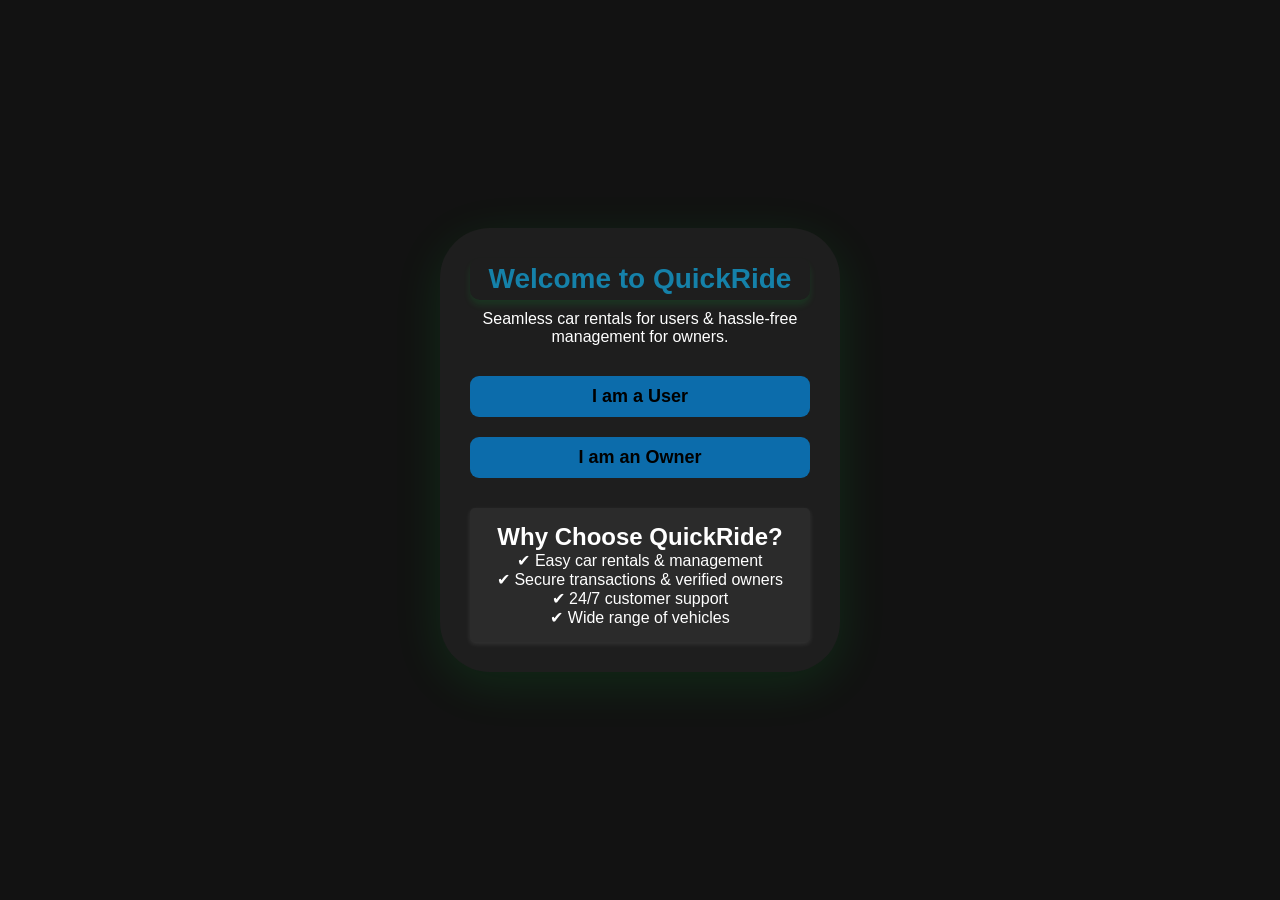
<file: DBMS_Project/LandingPage/landing.html>
<!DOCTYPE html>
<html lang="en">
<head>
    <meta charset="UTF-8">
    <meta name="viewport" content="width=device-width, initial-scale=1.0">
    <title>QuickRide - Car Rental System</title>
    <link rel="stylesheet" href="landing.css">

</head>
<body>

    <div class="container">
        <h1>Welcome to QuickRide</h1>
        <p>Seamless car rentals for users & hassle-free management for owners.</p>

        <div class="role-selection">
            <button id="userBtn" class="role-btn" >I am a User</button>
            <button id="ownerBtn" class="role-btn">I am an Owner</button>

        </div>
        <div class="info-section">
            <h2>Why Choose QuickRide?</h2>
            <p>
                ✔ Easy car rentals & management<br>
               ✔ Secure transactions & verified owners<br>
               ✔ 24/7 customer support<br>
               ✔ Wide range of vehicles</p>
        </div>
    </div>

    <script src="landing.js"></script>

</body>
</html>
</file>
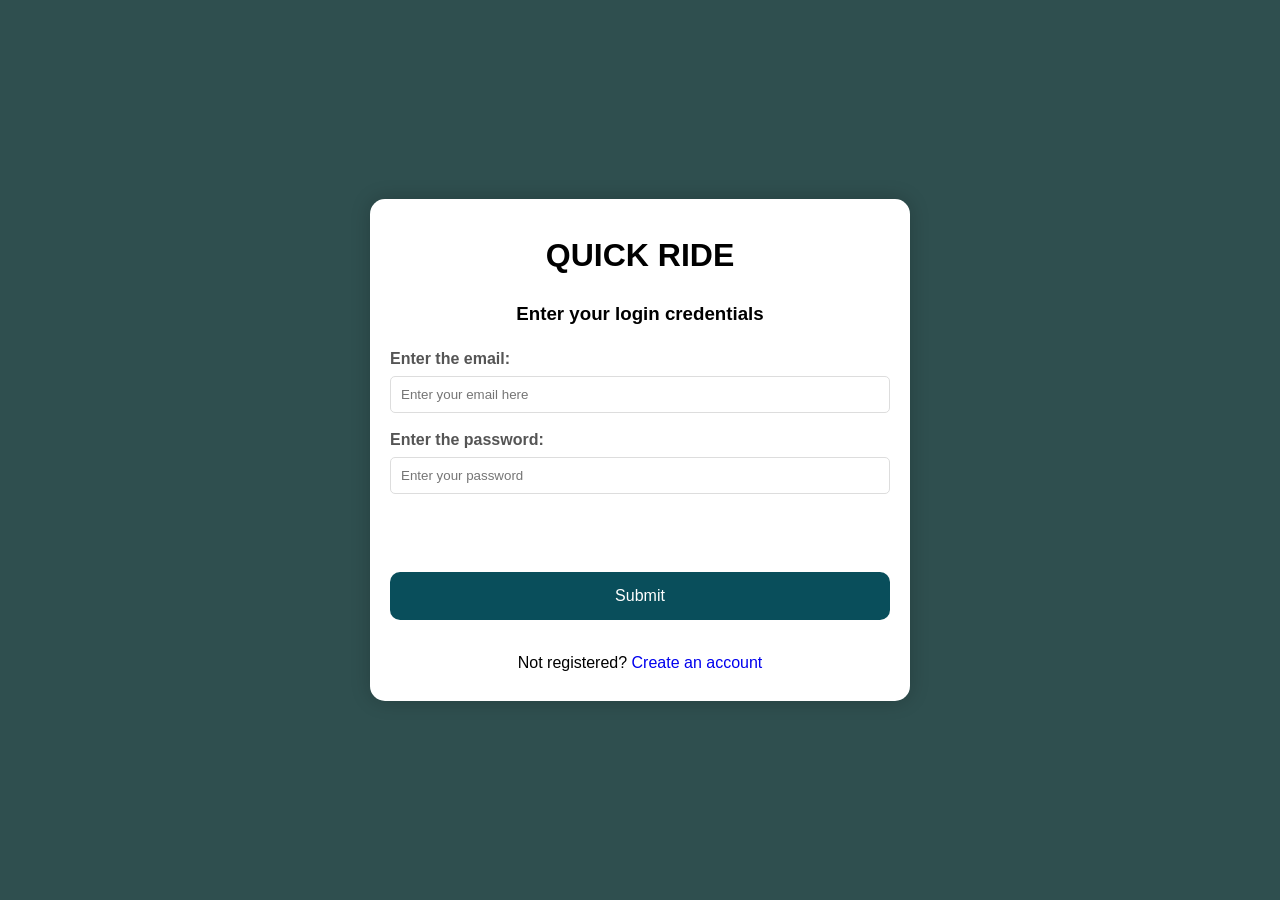
<file: DBMS_Project/Login/login.html>
<!DOCTYPE html>
<html>

<head>
    <title>HTML Login Form</title>
    <link rel="stylesheet" href="login.css">
</head>

<body>
    <div class="main">
        <h1>QUICK RIDE </h1>
        <h3>Enter your login credentials</h3>

        <form action="">
           
            <form>
                <label for="email">Enter the email: </label>
                <input type="text" id="email" placeholder="Enter your email here ">
                <label for="password "> Enter the password: </label>
                <input type="text" id="password " placeholder = "Enter your password" >
                <br/>
                <br/>
                <div class="wrap">
                    <button type="submit">
                        Submit
                    </button>
                </div>
        </form>
        
        <p >Not registered?
            <a href="../Signup/signup.html" style="text-decoration: none;">
                Create an account
            </a>
        </p>
    </div>
</body>

</html>
</file>
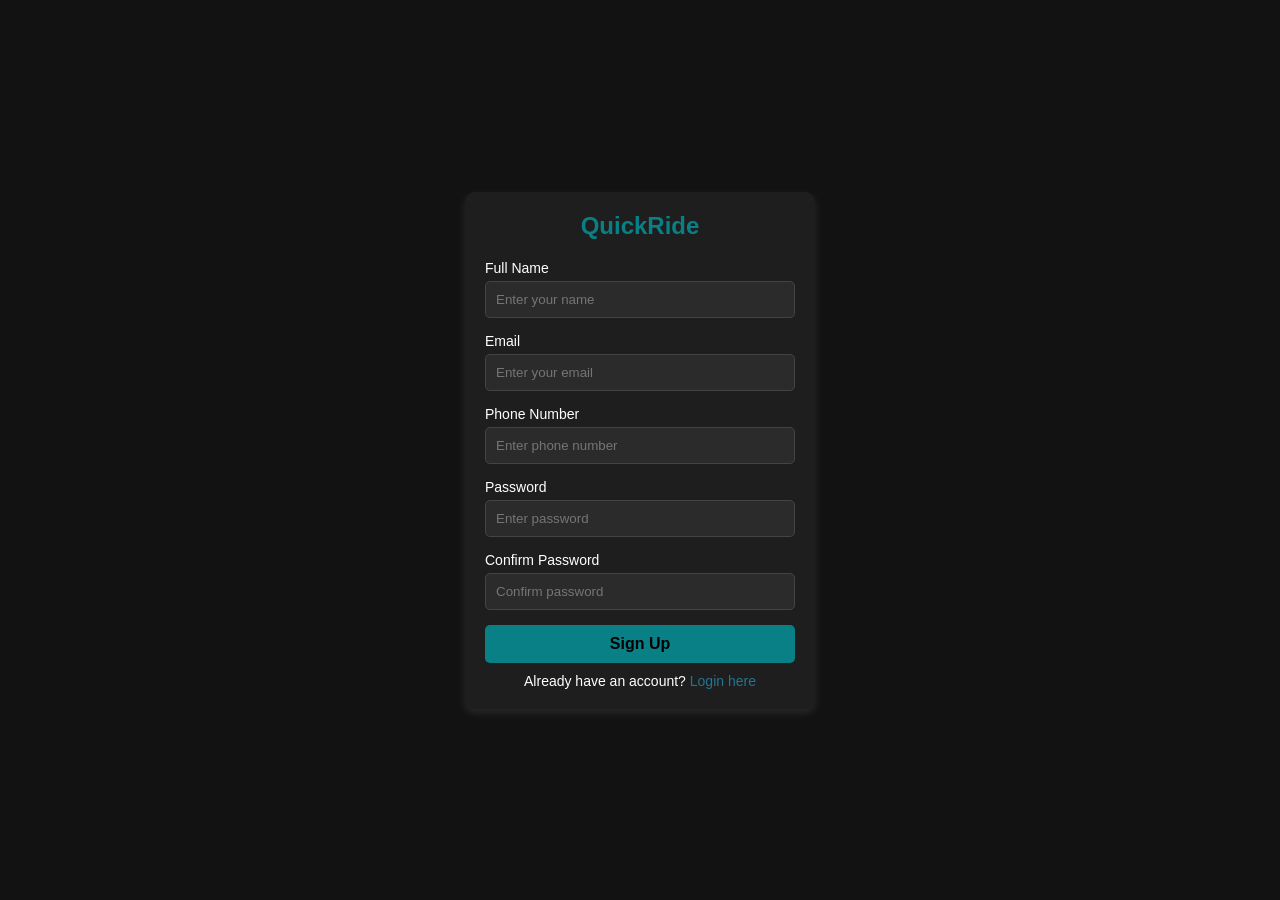
<file: DBMS_Project/Signup/signup.html>
<!DOCTYPE html>
<html lang="en">
<head>
    <meta charset="UTF-8">
    <meta name="viewport" content="width=device-width, initial-scale=1.0">
    <title>Signup - QuickRide</title>
    <link rel="stylesheet" href="signup.css">
</head>
<body>
    <div class="container">
        <form id="signupForm">
            <h2>QuickRide</h2>

            <div class="input-group">
                <label for="name">Full Name</label>
                <input type="text" id="name" placeholder="Enter your name" required>
            </div>

            <div class="input-group">
                <label for="email">Email</label>
                <input type="email" id="email" placeholder="Enter your email" required>
            </div>

            <div class="input-group">
                <label for="phone">Phone Number</label>
                <input type="tel" id="phone" placeholder="Enter phone number" required>
            </div>

            <div class="input-group">
                <label for="password">Password</label>
                <input type="password" id="password" placeholder="Enter password" required>
            </div>

            <div class="input-group">
                <label for="confirm-password">Confirm Password</label>
                <input type="password" id="confirm-password" placeholder="Confirm password" required>
            </div>

            <button type="submit" >Sign Up <a href="../Login/login.html"></a></button>

            <p class="login-link">Already have an account? <a href="../Login/login.html">Login here</a></p>
        </form>
    </div>
    
    <script src="script.js"></script>
</body>
</html>
</file>
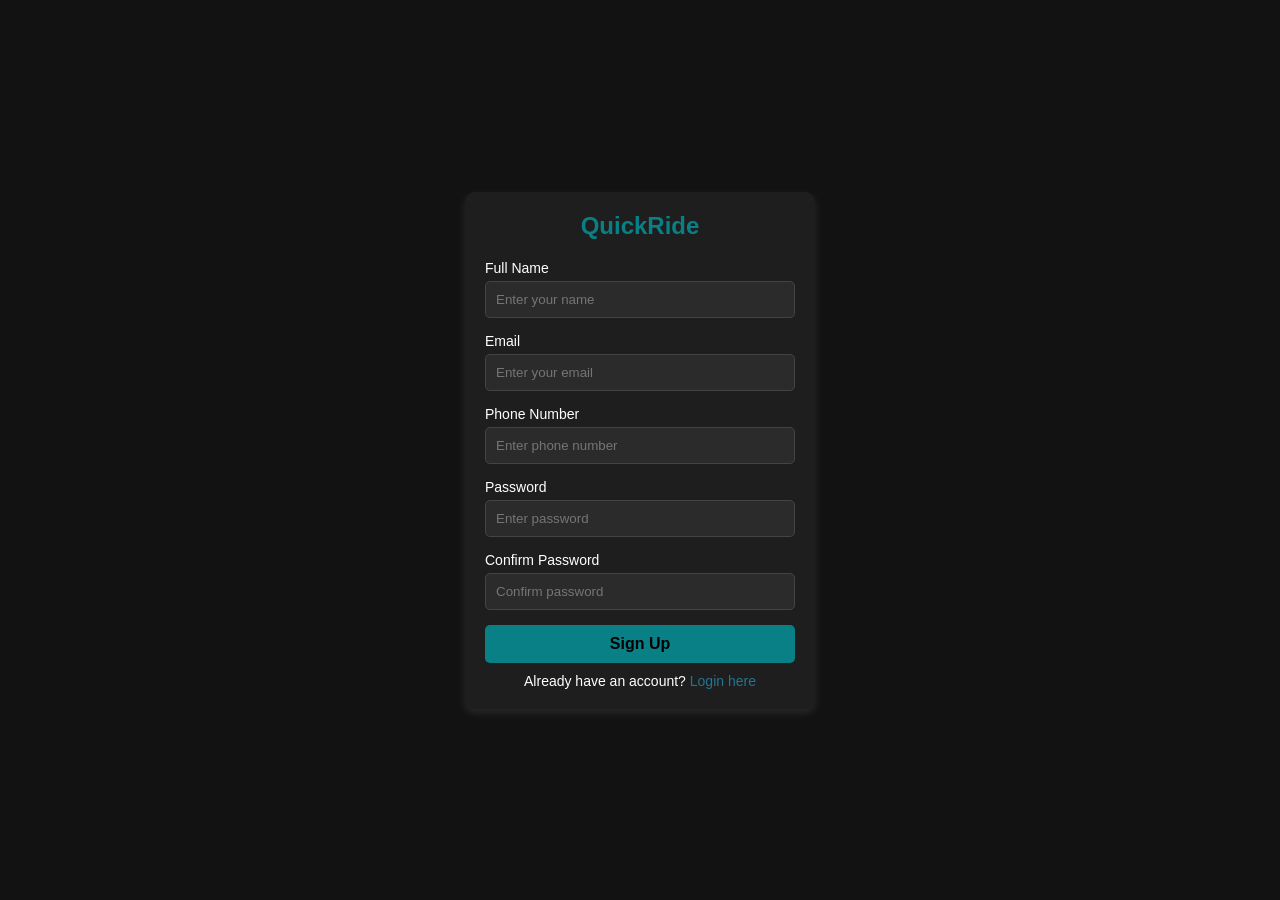
<file: DBMS_Project/QuickRide/Signup/signup.html>
<!DOCTYPE html>
<html lang="en">
<head>
    <meta charset="UTF-8">
    <meta name="viewport" content="width=device-width, initial-scale=1.0">
    <title>Signup - QuickRide</title>
    <link rel="stylesheet" href="signup.css">
</head>
<body>
    <div class="container">
        <form id="signupForm">
            <h2>QuickRide</h2>

            <div class="input-group">
                <label for="name">Full Name</label>
                <input type="text" id="name" placeholder="Enter your name" required>
            </div>

            <div class="input-group">
                <label for="email">Email</label>
                <input type="email" id="email" placeholder="Enter your email" required>
            </div>

            <div class="input-group">
                <label for="phone">Phone Number</label>
                <input type="tel" id="phone" placeholder="Enter phone number" required>
            </div>

            <div class="input-group">
                <label for="password">Password</label>
                <input type="password" id="password" placeholder="Enter password" required>
            </div>

            <div class="input-group">
                <label for="confirm-password">Confirm Password</label>
                <input type="password" id="confirm-password" placeholder="Confirm password" required>
            </div>

            <button type="submit">Sign Up</button>

            <p class="login-link">Already have an account? <a href="#">Login here</a></p>
        </form>
    </div>
    
    <script src="script.js"></script>
</body>
</html>
</file>
<file: DBMS_Project/LandingPage/landing.css>
/* Global Styles */
* {
    margin: 0;
    padding: 0;
    box-sizing: border-box;
    font-family: 'Poppins', sans-serif;
}

body {
    background: #121212;
    color: white;
    display: flex;
    justify-content: center;
    align-items: center;
    height: 100vh;
    text-align: center;
}

/* Container */
.container {
    background: #1e1e1e;
    padding: 30px;
    border-radius: 50px;
    border-color: #1581a9;
    box-shadow: 0 12px 50px rgba(0, 255, 68, 0.1);
    width: 400px;
    animation: fadeIn 1.4s ease-in-out;
}

/* Heading */
h1 {
    font-size: 28px;
    color: #1581a9;
    padding: 5px;
    margin-bottom: 10px;
    border-radius: 10px;
    box-shadow: 0 5px 7px rgba(0, 255, 68, 0.1);
    
}

/* Role Selection */
.role-selection {
    margin: 20px 0;
}

.role-btn {
    width: 100%;
    padding: 10px;
    margin: 10px 0;
    background: #0c6cab;
    border: none;
    border-radius: 9px;
    font-size: 18px;
    font-weight: bold;
    cursor: pointer;
    transition: 0.3s;
}

.role-btn:hover {
    background: #09a921;
    transform: scale(1.05);
    box-shadow: 0px 4px 5px#0c6cab;
    text-shadow:0px 2px 4px rgba(25, 0, 255, 0.737);
    
}

/* Info Section */
.info-section {
    margin-top: 20px;
    background: #2b2b2b;
    padding: 15px;
    border-radius: 5px;
    box-shadow: 0 2px 5px rgba(255, 255, 255, 0.1);
}

/* Animations */
@keyframes fadeIn {
    from {
        opacity: 0;
        transform: translateY(-20px);
    }
    to {
        opacity: 1;
        transform: translateY(0);
    }
}
</file>
<file: DBMS_Project/Login/login.css>
body {
    display: flex;
    align-items: center;
    justify-content: center;
    font-family: sans-serif;
    line-height: 1.5;
    min-height: 100vh;
    background:darkslategrey;
    flex-direction: column;
    margin: 0;
    
    
}

.main {
    background-color: #fff;
    border-radius: 15px;
    box-shadow: 0 0 20px rgba(0, 0, 0, 0.2);
    padding: 10px 20px;
    transition: transform 0.2s;
    width: 500px;
    text-align: center;
}

h1 {
    color: 094e5b;
}

label {
    display: block;
    width: 100%;
    margin-top: 10px;
    margin-bottom: 5px;
    text-align: left;
    color: #555;
    font-weight: bold;
}

input {
    display: block;
    width: 100%;
    margin-bottom: 15px;
    padding: 10px;
    box-sizing: border-box;
    border: 1px solid #ddd;
    border-radius: 5px;
}

button {
    padding: 15px;
    border-radius: 10px;
    margin-top: 15px;
    margin-bottom: 15px;
    border: none;
    color: white;
    cursor: pointer;
    background-color: #094e5b;
    width: 100%;
    font-size: 16px;
}

.wrap {
    display: flex;
    justify-content: center;
    align-items: center;
}
</file>
<file: DBMS_Project/Signup/signup.css>
/* Dark theme and smooth animations */
* {
    margin: 0;
    padding: 0;
    box-sizing: border-box;
    font-family: 'Poppins', sans-serif;
}

body {
    display: flex;
    justify-content: center;
    align-items: center;
    height: 100vh;
    background: #121212;
    color: #fff;
}

.container {
    background: #1e1e1e;
    padding: 20px;
    border-radius: 10px;
    box-shadow: 0px 4px 10px rgba(255, 255, 255, 0.1);
    width: 350px;
    text-align: center;
    animation: fadeIn 1s ease-in-out;
}

h2 {
    margin-bottom: 20px;
    font-size: 24px;
    color:rgb(8, 128, 134);
}

.input-group {
    margin-bottom: 15px;
    text-align: left;
}

label {
    display: block;
    font-size: 14px;
    margin-bottom: 5px;
}

input {
    width: 100%;
    padding: 10px;
    border: 1px solid #444;
    border-radius: 5px;
    background: #2b2b2b;
    color: #fff;
    transition: 0.3s;
}

input:focus {
    border-color: rgb(8, 128, 134);
    outline: none;
}

button {
    width: 100%;
    padding: 10px;
    background: rgb(8, 128, 134);
    border: none;
    border-radius: 5px;
    font-size: 16px;
    font-weight: bold;
    cursor: pointer;
    transition: 0.3s;
}

button:hover {
    background: #038245ad;
}

.login-link {
    margin-top: 10px;
    font-size: 14px;
}

.login-link a {
    color: #238fb4c4;
    text-decoration: none;
}

@keyframes fadeIn {
    from {
        opacity: 0;
        transform: translateY(-20px);
    }
    to {
        opacity: 1;
        transform: translateY(0);
    }
}
</file>
<file: DBMS_Project/QuickRide/Signup/signup.css>
/* Dark theme and smooth animations */
* {
    margin: 0;
    padding: 0;
    box-sizing: border-box;
    font-family: 'Poppins', sans-serif;
}

body {
    display: flex;
    justify-content: center;
    align-items: center;
    height: 100vh;
    background: #121212;
    color: #fff;
}

.container {
    background: #1e1e1e;
    padding: 20px;
    border-radius: 10px;
    box-shadow: 0px 4px 10px rgba(255, 255, 255, 0.1);
    width: 350px;
    text-align: center;
    animation: fadeIn 1s ease-in-out;
}

h2 {
    margin-bottom: 20px;
    font-size: 24px;
    color:rgb(8, 128, 134);
}

.input-group {
    margin-bottom: 15px;
    text-align: left;
}

label {
    display: block;
    font-size: 14px;
    margin-bottom: 5px;
}

input {
    width: 100%;
    padding: 10px;
    border: 1px solid #444;
    border-radius: 5px;
    background: #2b2b2b;
    color: #fff;
    transition: 0.3s;
}

input:focus {
    border-color: rgb(8, 128, 134);
    outline: none;
}

button {
    width: 100%;
    padding: 10px;
    background: rgb(8, 128, 134);
    border: none;
    border-radius: 5px;
    font-size: 16px;
    font-weight: bold;
    cursor: pointer;
    transition: 0.3s;
}

button:hover {
    background: #038245ad;
}

.login-link {
    margin-top: 10px;
    font-size: 14px;
}

.login-link a {
    color: #238fb4c4;
    text-decoration: none;
}

@keyframes fadeIn {
    from {
        opacity: 0;
        transform: translateY(-20px);
    }
    to {
        opacity: 1;
        transform: translateY(0);
    }
}
</file>
